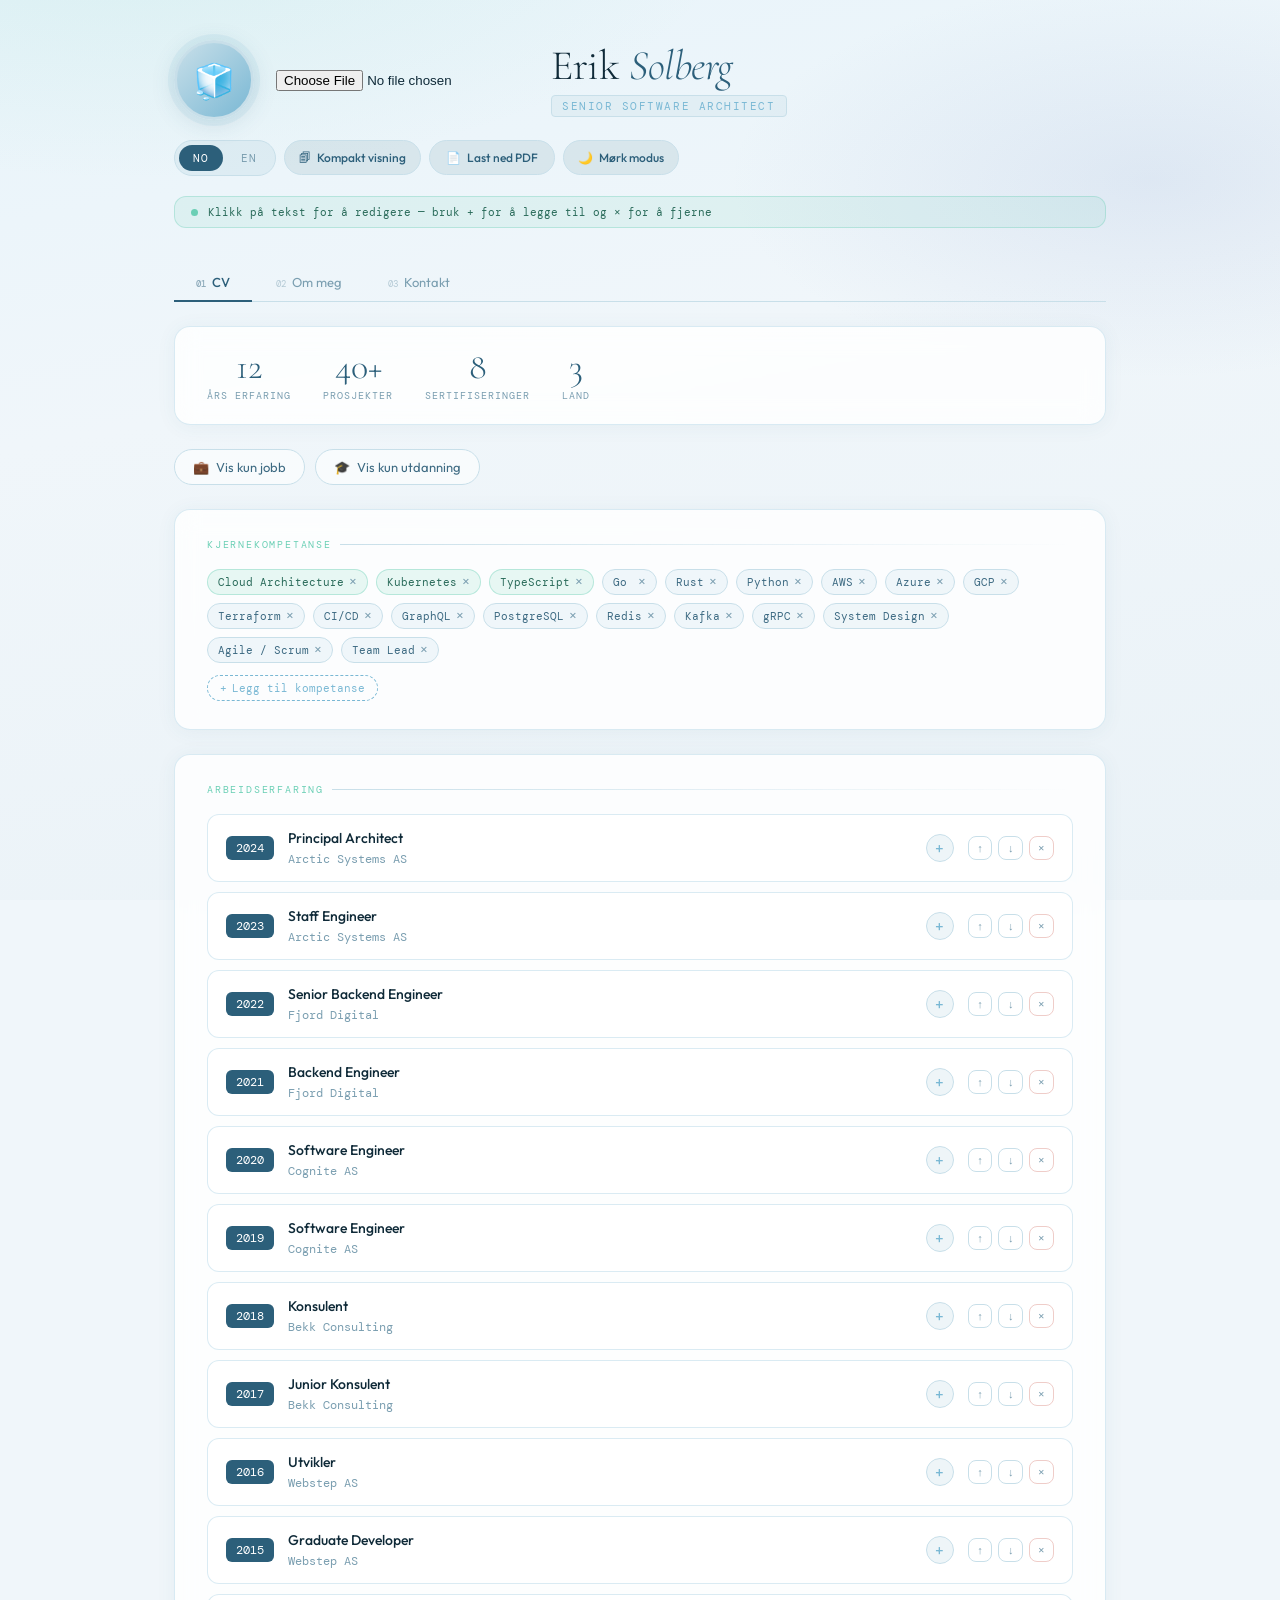
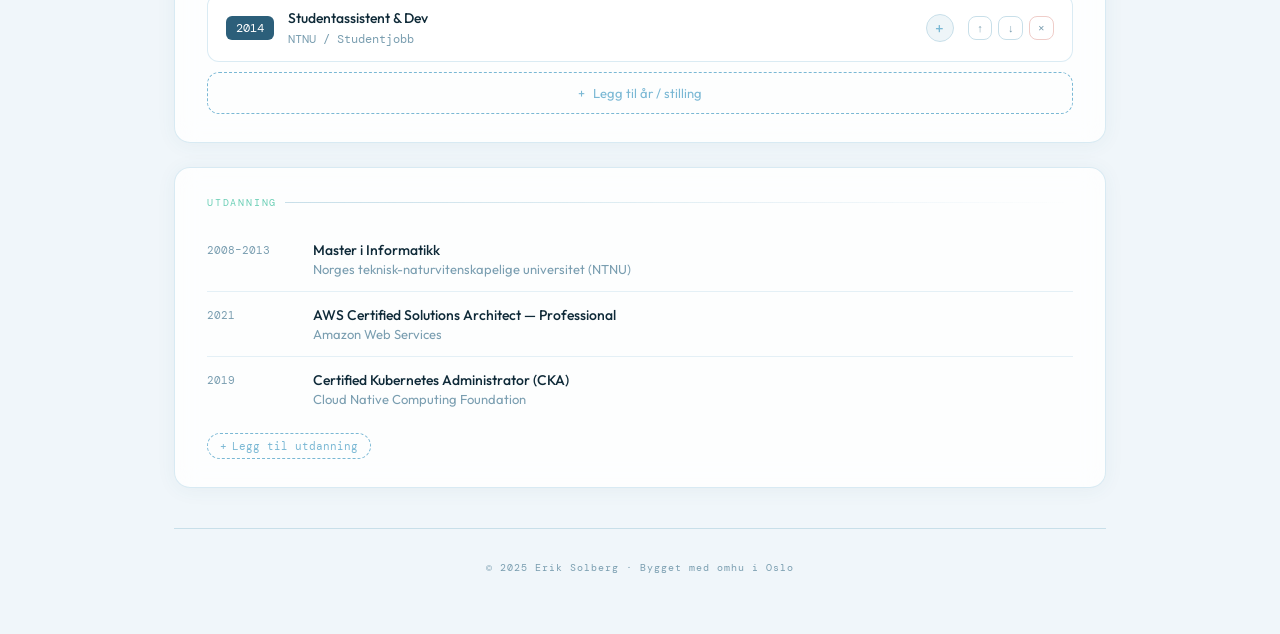
<file: cv.html>
<!DOCTYPE html>
<html lang="no">
<head>
<meta charset="UTF-8">
<meta name="viewport" content="width=device-width,initial-scale=1.0">
<title>CV</title>
<link href="https://fonts.googleapis.com/css2?family=Cormorant+Garamond:ital,wght@0,300;0,400;0,600;1,300&family=DM+Mono:wght@300;400&family=Outfit:wght@300;400;500;600&display=swap" rel="stylesheet">
<style>
:root{--iw:#f0f6fa;--gl:#e4f0f6;--fr:#c8dfe9;--ab:#7ab8d4;--df:#2c5f7a;--mn:#0f2a38;--ag:#6bcfb5;--tp:#0f2a38;--ts:#3d6a82;--tm:#7a9eb0;--cb:rgba(255,255,255,.82);--cd:rgba(122,184,212,.28)}
*,*::before,*::after{box-sizing:border-box;margin:0;padding:0}
body{font-family:Outfit,sans-serif;background:var(--iw);color:var(--tp);min-height:100vh;overflow-x:hidden}
.bg{position:fixed;inset:0;z-index:0;pointer-events:none;background:radial-gradient(ellipse 80% 50% at 10% -10%,rgba(107,207,181,.13) 0%,transparent 60%),radial-gradient(ellipse 60% 40% at 90% 20%,rgba(143,168,212,.18) 0%,transparent 55%),linear-gradient(170deg,#e8f4fa 0%,#f0f6fa 40%,#eaf2f7 100%)}
.sf-wrap{position:fixed;inset:0;z-index:0;pointer-events:none;overflow:hidden}
.sf{position:absolute;top:-20px;color:rgba(122,184,212,.35);animation:fall linear infinite;user-select:none}
@keyframes fall{to{transform:translateY(110vh) rotate(360deg)}}
.wr{position:relative;z-index:1;max-width:980px;margin:0 auto;padding:0 24px 60px}
header{padding:40px 0 0;display:flex;justify-content:space-between;align-items:flex-start;gap:16px;flex-wrap:wrap}
.pb{display:flex;align-items:center;gap:22px}
.av{width:80px;height:80px;border-radius:50%;border:3px solid var(--fr);background:linear-gradient(135deg,var(--fr),var(--ab));display:flex;align-items:center;justify-content:center;font-size:34px;box-shadow:0 4px 24px rgba(44,95,122,.15),0 0 0 6px rgba(122,184,212,.12);overflow:hidden;flex-shrink:0;cursor:pointer;position:relative}
.av:hover::after{content:"📷";position:absolute;inset:0;background:rgba(15,42,56,.65);color:#fff;font-size:20px;display:flex;align-items:center;justify-content:center;border-radius:50%}
.av img{width:100%;height:100%;object-fit:cover;border-radius:50%;display:block}
#avatar-input{display:none}
.nb{display:flex;flex-direction:column;gap:4px}
.nb h1{font-family:"Cormorant Garamond",serif;font-size:clamp(26px,5vw,42px);font-weight:300;letter-spacing:-.01em;color:var(--mn);line-height:1.1}
.nb h1 em{font-style:italic;color:var(--df)}
.tt{display:inline-block;margin-top:2px;font-family:"DM Mono",monospace;font-size:11px;letter-spacing:.14em;text-transform:uppercase;color:var(--ab);padding:3px 10px;border:1px solid var(--fr);border-radius:20px;background:rgba(200,223,233,.3)}
.hc{display:flex;gap:8px;align-items:flex-start;flex-wrap:wrap;margin-top:4px}
.lt{display:flex;gap:4px;background:rgba(200,223,233,.4);border:1px solid var(--fr);border-radius:24px;padding:4px}
.lb{background:none;border:none;cursor:pointer;padding:6px 14px;font-family:"DM Mono",monospace;font-size:11px;letter-spacing:.1em;text-transform:uppercase;color:var(--tm);border-radius:20px;transition:all .2s}
.lb.on{background:var(--df);color:#fff}
.pdf-btn{display:flex;align-items:center;gap:6px;padding:9px 16px;background:rgba(44,95,122,.1);border:1.5px solid var(--fr);border-radius:24px;font-family:Outfit,sans-serif;font-size:12px;font-weight:500;color:var(--df);cursor:pointer;transition:all .2s;white-space:nowrap}
.pdf-btn:hover{background:var(--df);color:#fff;border-color:var(--df)}
.tb-bar{display:flex;gap:2px;margin:36px 0 0;border-bottom:1.5px solid var(--fr)}
.tb{background:none;border:none;cursor:pointer;padding:10px 22px;font-family:Outfit,sans-serif;font-size:13px;font-weight:400;color:var(--tm);border-bottom:2.5px solid transparent;margin-bottom:-1.5px;transition:all .2s}
.tb:hover{color:var(--df)}
.tb.on{color:var(--df);border-bottom-color:var(--df);font-weight:500}
.tn{font-family:"DM Mono",monospace;font-size:9px;margin-right:6px;opacity:.5}
.tp-panel{display:none}
.tp-panel.on{display:block;animation:fi .3s ease}
@keyframes fi{from{opacity:0;transform:translateY(6px)}to{opacity:1;transform:translateY(0)}}
.card{background:var(--cb);border:1px solid var(--cd);border-radius:16px;padding:28px 32px;margin-top:24px;backdrop-filter:blur(12px);box-shadow:0 2px 20px rgba(44,95,122,.06)}
.sl{font-family:"DM Mono",monospace;font-size:10px;letter-spacing:.18em;text-transform:uppercase;color:var(--ag);margin-bottom:18px;display:flex;align-items:center;gap:8px}
.sl::after{content:"";flex:1;height:1px;background:linear-gradient(to right,var(--fr),transparent)}
.fb-bar{display:flex;gap:10px;margin-top:24px;flex-wrap:wrap}
.fb{display:flex;align-items:center;gap:7px;padding:9px 18px;border-radius:30px;border:1.5px solid var(--fr);background:rgba(255,255,255,.55);font-family:Outfit,sans-serif;font-size:13px;color:var(--ts);cursor:pointer;transition:all .22s}
.fb:hover{border-color:var(--ab);color:var(--df)}
.fb.af{background:var(--df);border-color:var(--df);color:#fff}
.sr{display:flex;gap:32px;flex-wrap:wrap}
.si{text-align:center}
.sn{font-family:"Cormorant Garamond",serif;font-size:36px;font-weight:300;color:var(--df);line-height:1}
.sk{font-family:"DM Mono",monospace;font-size:10px;letter-spacing:.1em;text-transform:uppercase;color:var(--tm);margin-top:4px}
[contenteditable]{outline:none;border-radius:4px;transition:background .15s}
[contenteditable]:hover{background:rgba(122,184,212,.1)}
[contenteditable]:focus{background:rgba(122,184,212,.15);box-shadow:0 0 0 2px rgba(122,184,212,.4);padding:1px 4px}
.sg{display:flex;flex-wrap:wrap;gap:8px;align-items:center}
.stag{display:inline-flex;align-items:center;gap:5px;font-family:"DM Mono",monospace;font-size:11px;padding:5px 10px;border-radius:20px;border:1px solid var(--fr);background:rgba(200,223,233,.25);color:var(--ts)}
.stag.hi{background:rgba(107,207,181,.15);border-color:rgba(107,207,181,.4);color:#2a6b5a}
.stag-text{outline:none;min-width:20px}
.xb{cursor:pointer;color:var(--tm);font-size:13px;line-height:1;transition:color .15s}
.xb:hover{color:#c0392b}
.add-btn{display:inline-flex;align-items:center;gap:5px;padding:5px 12px;border-radius:20px;border:1.5px dashed var(--ab);background:transparent;color:var(--ab);font-family:"DM Mono",monospace;font-size:11px;cursor:pointer;transition:all .2s}
.add-btn:hover{background:rgba(122,184,212,.15);border-style:solid}
.ye{margin-bottom:10px;border:1px solid var(--cd);border-radius:12px;overflow:hidden;background:var(--cb);transition:box-shadow .2s}
.ye:hover{box-shadow:0 4px 20px rgba(44,95,122,.1)}
.yh{display:flex;align-items:center;gap:14px;padding:14px 18px}
.yhl{display:flex;align-items:center;gap:14px;flex:1;cursor:pointer;user-select:none}
.yb2{font-family:"DM Mono",monospace;font-size:12px;color:#fff;background:var(--df);padding:4px 10px;border-radius:6px;min-width:46px;text-align:center;flex-shrink:0}
.yc{flex:1}
.yc strong{display:block;font-weight:500;font-size:14px;color:var(--tp)}
.yc span{font-size:12px;color:var(--tm);font-family:"DM Mono",monospace}
.ex{width:28px;height:28px;border-radius:50%;border:1px solid var(--fr);background:rgba(200,223,233,.3);color:var(--ab);display:flex;align-items:center;justify-content:center;font-size:16px;transition:all .25s;flex-shrink:0;pointer-events:none}
.ye.op .ex{transform:rotate(45deg);background:var(--df);color:#fff;border-color:var(--df)}
.yb{max-height:0;overflow:hidden;transition:max-height .4s cubic-bezier(.4,0,.2,1)}
.ye.op .yb{max-height:1200px}
.ybi{padding:4px 18px 18px 76px;border-top:1px solid var(--gl)}
.yd{font-size:13.5px;line-height:1.7;color:var(--ts);margin:8px 0 10px;display:block}
.ybul{list-style:none;margin-bottom:8px}
.ybul li{font-size:13px;color:var(--ts);padding:3px 0 3px 18px;position:relative;line-height:1.6;display:flex;align-items:flex-start;gap:6px}
.ybul li::before{content:"▸";position:absolute;left:0;color:var(--ag);font-size:10px;top:6px}
.bdel{cursor:pointer;color:var(--tm);font-size:12px;flex-shrink:0;margin-top:3px;opacity:0;transition:opacity .15s}
.ybul li:hover .bdel{opacity:1}
.bdel:hover{color:#c0392b}
.ytags{display:flex;flex-wrap:wrap;gap:6px;margin-top:10px;align-items:center}
.ytag{display:inline-flex;align-items:center;gap:4px;font-family:"DM Mono",monospace;font-size:10px;padding:3px 8px;border-radius:12px;background:rgba(107,207,181,.12);border:1px solid rgba(107,207,181,.3);color:#2a6b5a}
.ytag-text{outline:none;min-width:16px}
.yact{display:flex;gap:6px;flex-shrink:0}
.ya{cursor:pointer;font-size:11px;font-family:"DM Mono",monospace;padding:4px 8px;border-radius:8px;border:1px solid var(--fr);background:none;color:var(--tm);transition:all .15s}
.ya:hover{background:rgba(200,223,233,.5);color:var(--df)}
.ya.dy{border-color:rgba(192,57,43,.25)}
.ya.dy:hover{background:rgba(192,57,43,.1);color:#c0392b;border-color:rgba(192,57,43,.5)}
.add-yr{display:flex;align-items:center;justify-content:center;gap:8px;width:100%;padding:12px;margin-top:8px;border:1.5px dashed var(--ab);border-radius:12px;background:transparent;color:var(--ab);font-family:Outfit,sans-serif;font-size:13px;cursor:pointer;transition:all .2s}
.add-yr:hover{background:rgba(122,184,212,.1);border-style:solid}
.ei{display:flex;gap:16px;padding:14px 0;border-bottom:1px solid var(--gl);position:relative}
.ei:last-of-type{border-bottom:none}
.ey{font-family:"DM Mono",monospace;font-size:11px;color:var(--tm);min-width:90px;padding-top:2px}
.einfo strong{font-size:14px;font-weight:500;display:block}
.einfo span{font-size:13px;color:var(--tm);display:block;margin-top:2px}
.eidel{position:absolute;right:0;top:14px;cursor:pointer;color:var(--tm);font-size:13px;opacity:0;transition:opacity .15s}
.ei:hover .eidel{opacity:1}
.eidel:hover{color:#c0392b}
.ai{font-family:"Cormorant Garamond",serif;font-size:clamp(18px,3vw,24px);font-weight:300;line-height:1.65;color:var(--mn);margin-bottom:8px}
.ai em{color:var(--df);font-style:italic}
.ab2{font-size:14px;line-height:1.8;color:var(--ts)}
.ab2 p{margin-bottom:14px}
.dv{height:1px;background:linear-gradient(to right,transparent,var(--fr),transparent);margin:24px 0}
.vg{display:grid;grid-template-columns:repeat(auto-fit,minmax(200px,1fr));gap:14px;margin-top:8px}
.vc{border:1px solid var(--cd);border-radius:12px;padding:18px;background:rgba(255,255,255,.5);position:relative}
.vc .ic{font-size:22px;margin-bottom:8px}
.vc h4{font-size:13px;font-weight:600;margin-bottom:6px;color:var(--mn)}
.vc p{font-size:12.5px;color:var(--tm);line-height:1.6}
.ir{display:flex;flex-wrap:wrap;gap:10px;align-items:center}
.ic2{display:inline-flex;align-items:center;gap:6px;padding:8px 14px;border-radius:30px;border:1px solid var(--fr);background:rgba(200,223,233,.2);font-size:13px;color:var(--ts)}
.ic2del{cursor:pointer;color:var(--tm);font-size:12px;opacity:0;transition:color .15s}
.ic2:hover .ic2del{opacity:1}
.ic2del:hover{color:#c0392b}
.lr{display:flex;align-items:center;gap:14px;padding:10px 0;border-bottom:1px solid var(--gl);position:relative}
.lr:last-of-type{border-bottom:none}
.ln{min-width:90px;font-size:13px;font-weight:500}
.ll{font-size:11px;color:var(--tm);font-family:"DM Mono",monospace;min-width:80px}
.lbw{flex:1;height:8px;background:var(--gl);border-radius:4px;position:relative;cursor:ew-resize;touch-action:none}
.lbar{height:100%;border-radius:4px;background:linear-gradient(to right,var(--ab),var(--ag));pointer-events:none}
.lpct{font-family:"DM Mono",monospace;font-size:10px;color:var(--tm);min-width:34px;text-align:right}
.lrdel{position:absolute;right:0;top:10px;cursor:pointer;color:var(--tm);font-size:13px;opacity:0;transition:opacity .15s}
.lr:hover .lrdel{opacity:1}
.lrdel:hover{color:#c0392b}
.ch{text-align:center;padding:20px 0 10px}
.ch h2{font-family:"Cormorant Garamond",serif;font-size:clamp(24px,4vw,36px);font-weight:300;color:var(--mn);margin-bottom:10px}
.ch p{font-size:14px;color:var(--tm);max-width:420px;margin:0 auto;line-height:1.7}
.ab3{display:inline-flex;align-items:center;gap:8px;padding:10px 20px;border-radius:30px;background:rgba(107,207,181,.15);border:1px solid rgba(107,207,181,.4);font-size:13px;color:#2a6b5a;margin-top:24px}
.aad{width:8px;height:8px;border-radius:50%;background:var(--ag);animation:pulse 2s infinite}
@keyframes pulse{0%,100%{opacity:1;transform:scale(1)}50%{opacity:.5;transform:scale(.8)}}
.cg{display:grid;grid-template-columns:repeat(auto-fit,minmax(220px,1fr));gap:14px;margin-top:8px}
.ci{display:flex;align-items:flex-start;gap:14px;padding:18px;border:1px solid var(--cd);border-radius:14px;background:rgba(255,255,255,.55);transition:all .2s}
.ci:hover{border-color:var(--ab);box-shadow:0 4px 18px rgba(44,95,122,.1)}
.cion{width:40px;height:40px;border-radius:10px;background:linear-gradient(135deg,var(--fr),rgba(122,184,212,.3));display:flex;align-items:center;justify-content:center;font-size:18px;flex-shrink:0}
.cl2{font-size:10px;letter-spacing:.1em;text-transform:uppercase;font-family:"DM Mono",monospace;color:var(--tm);margin-bottom:4px}
.cv2{font-size:13.5px;font-weight:500;color:var(--tp);word-break:break-word}
.fr2{display:grid;grid-template-columns:1fr 1fr;gap:14px;margin-bottom:14px}
.fg{display:flex;flex-direction:column;gap:6px;margin-bottom:14px}
.fg label{font-size:11px;letter-spacing:.1em;text-transform:uppercase;font-family:"DM Mono",monospace;color:var(--tm)}
.fg input,.fg textarea{padding:10px 14px;border:1.5px solid var(--fr);border-radius:10px;background:rgba(255,255,255,.6);font-family:Outfit,sans-serif;font-size:13.5px;color:var(--tp);outline:none;resize:vertical;transition:border-color .2s}
.fg input:focus,.fg textarea:focus{border-color:var(--ab);box-shadow:0 0 0 3px rgba(122,184,212,.2)}
.sb{display:inline-flex;align-items:center;gap:8px;padding:12px 28px;background:var(--df);color:#fff;border:none;border-radius:10px;font-family:Outfit,sans-serif;font-size:13.5px;font-weight:500;cursor:pointer;transition:all .2s}
.sb:hover{background:var(--mn);transform:translateY(-1px)}
.fe2{display:none;margin-top:12px;font-size:13px;color:#c0392b;font-family:"DM Mono",monospace}
.embar{display:flex;align-items:center;gap:10px;padding:8px 16px;background:rgba(107,207,181,.12);border:1px solid rgba(107,207,181,.35);border-radius:12px;margin-top:20px;font-family:"DM Mono",monospace;font-size:11px;color:#2a6b5a}
.emdot{width:7px;height:7px;border-radius:50%;background:var(--ag);animation:pulse 2s infinite;flex-shrink:0}
footer{text-align:center;padding:32px 0 0;font-family:"DM Mono",monospace;font-size:10px;letter-spacing:.1em;color:var(--tm);border-top:1px solid var(--fr);margin-top:40px}
.sflash{position:fixed;bottom:20px;right:20px;background:rgba(107,207,181,.9);color:var(--mn);font-family:"DM Mono",monospace;font-size:11px;padding:8px 16px;border-radius:20px;opacity:0;transition:opacity .3s;pointer-events:none;z-index:999}
.sflash.show{opacity:1}
@media(max-width:600px){.card{padding:20px 18px}.ybi{padding-left:18px}header{flex-direction:column}.fr2{grid-template-columns:1fr}.yact{flex-wrap:wrap}}
@media print{
body{background:#fff!important;font-size:11px!important}
.bg,.sf-wrap,.tb-bar,.fb-bar,.hc,.pdf-btn,.fe2,footer,.add-btn,.add-yr,.ya,.xb,.bdel,.eidel,.ic2del,.lrdel,.embar,.yact,.sflash,.print-layout-btn,.dark-btn{display:none!important}
.wr{padding:0 12px;max-width:100%}
header{padding:8px 0 0;margin-bottom:4px}
.nb h1{font-size:22px!important}
.tt{font-size:9px!important;padding:2px 7px}
.card{break-inside:avoid;page-break-inside:avoid;box-shadow:none!important;border:1px solid #ccc!important;backdrop-filter:none!important;margin-top:8px!important;padding:12px 16px!important;background:#fff!important}
.sl{font-size:8px!important;margin-bottom:10px!important}
.tp-panel{display:block!important}
.ye{break-inside:avoid;page-break-inside:avoid;border:none!important;margin-bottom:4px!important;background:transparent!important}
.yh{padding:6px 0!important}
.yb2{font-size:10px!important;padding:2px 6px!important}
.yc strong{font-size:12px!important}
.yc span{font-size:10px!important}
.ye.op .yb,.yb{max-height:none!important;overflow:visible!important}
.ybi{padding:2px 0 6px 52px!important;border-top:1px solid #eee!important}
.yd{font-size:11px!important;margin:4px 0 5px!important}
.ybul li{font-size:10px!important;padding:1px 0 1px 14px!important}
.ytags{gap:3px!important;margin-top:5px!important}
.ytag{font-size:9px!important;padding:1px 5px!important}
.stag{font-size:9px!important;padding:3px 7px!important}
.stag,.ic2,.ytag{print-color-adjust:exact;-webkit-print-color-adjust:exact}
[contenteditable]{background:transparent!important;box-shadow:none!important;padding:0!important}
.ai{font-size:14px!important}
.ab2{font-size:11px!important}
.ab2 p{margin-bottom:8px!important}
.vg{gap:8px!important}
.vc{padding:10px!important}
.vc .ic{font-size:16px!important;margin-bottom:4px!important}
.vc h4{font-size:11px!important}
.vc p{font-size:10px!important}
.ir{gap:6px!important}
.ic2{padding:4px 10px!important;font-size:10px!important}
.lr{padding:5px 0!important}
.lbw{height:4px!important}
.sr{gap:20px!important}
.sn{font-size:26px!important}
.sk{font-size:8px!important}
.ei{padding:7px 0!important}
.ey{font-size:10px!important}
.einfo strong{font-size:11px!important}
.einfo span{font-size:10px!important}
.cg{grid-template-columns:1fr 1fr!important;gap:6px!important}
.ci{padding:8px!important}
.cion{width:28px!important;height:28px!important;font-size:13px!important}
.cl2{font-size:8px!important}
.cv2{font-size:11px!important}
.ch h2{font-size:18px!important}
.ch p{font-size:10px!important}
.ab3{padding:5px 12px!important;font-size:10px!important;margin-top:10px!important}
}

/* DARK MODE */
body.dark{--iw:#0d1b2a;--gl:#1a2d3f;--fr:#1e3a4f;--ab:#4a90b8;--df:#5ba3c9;--mn:#e8f4fa;--ag:#4db89a;--tp:#e0eef5;--ts:#a8c8dc;--tm:#6a9ab0;--cb:rgba(15,30,45,.85);--cd:rgba(74,144,184,.25)}
body.dark .bg{background:radial-gradient(ellipse 80% 50% at 10% -10%,rgba(77,184,154,.08) 0%,transparent 60%),radial-gradient(ellipse 60% 40% at 90% 20%,rgba(74,144,184,.12) 0%,transparent 55%),linear-gradient(170deg,#0a1520 0%,#0d1b2a 40%,#0f1e2e 100%)}
body.dark .fg input,body.dark .fg textarea{background:rgba(20,40,60,.6);border-color:var(--fr)}
body.dark [contenteditable]:hover{background:rgba(74,144,184,.12)}
body.dark [contenteditable]:focus{background:rgba(74,144,184,.18);box-shadow:0 0 0 2px rgba(74,144,184,.35)}
body.dark .stag{background:rgba(30,58,79,.5)}
body.dark .stag.hi{background:rgba(77,184,154,.12);border-color:rgba(77,184,154,.3);color:#4db89a}
body.dark .ytag{background:rgba(77,184,154,.1);border-color:rgba(77,184,154,.25);color:#4db89a}
body.dark .embar{background:rgba(77,184,154,.08);border-color:rgba(77,184,154,.25);color:#4db89a}
body.dark .ab3{background:rgba(77,184,154,.1);border-color:rgba(77,184,154,.3);color:#4db89a}
body.dark .sflash{background:rgba(77,184,154,.85)}
body.dark .vc{background:rgba(15,30,45,.6)}
body.dark .ic2{background:rgba(30,58,79,.4)}
body.dark .ci{background:rgba(15,30,45,.6)}
body.dark header .av{box-shadow:0 4px 24px rgba(0,0,0,.4),0 0 0 6px rgba(74,144,184,.1)}
/* DARK btn */
.dark-btn{display:flex;align-items:center;gap:6px;padding:9px 14px;background:rgba(44,95,122,.1);border:1.5px solid var(--fr);border-radius:24px;font-family:Outfit,sans-serif;font-size:12px;font-weight:500;color:var(--df);cursor:pointer;transition:all .2s;white-space:nowrap}
.dark-btn:hover{background:var(--df);color:#fff;border-color:var(--df)}
body.dark .dark-btn{background:rgba(74,144,184,.15);border-color:var(--fr)}
/* PRINT LAYOUT */
.print-layout-btn{display:flex;align-items:center;gap:6px;padding:9px 14px;background:rgba(44,95,122,.1);border:1.5px solid var(--fr);border-radius:24px;font-family:Outfit,sans-serif;font-size:12px;font-weight:500;color:var(--df);cursor:pointer;transition:all .2s;white-space:nowrap}
.print-layout-btn:hover{background:rgba(44,95,122,.15)}
body.print-mode .tp-panel{display:block!important}
body.print-mode .tb-bar,body.print-mode .fb-bar,body.print-mode .embar,body.print-mode .add-btn,body.print-mode .add-yr,body.print-mode .ya,body.print-mode .xb,body.print-mode .bdel,body.print-mode .eidel,body.print-mode .ic2del,body.print-mode .lrdel,body.print-mode .yact{display:none!important}
body.print-mode .card{margin-top:8px;padding:14px 18px;box-shadow:none;border:1px solid var(--cd)}
body.print-mode .ye{margin-bottom:4px}
body.print-mode .yb{max-height:none!important;overflow:visible!important}
body.print-mode .ye .yb{display:block}
body.print-mode .sflash{display:none!important}
body.print-mode .hc{gap:6px}
</style>
</head>
<body>
<div class="bg"></div><div class="sf-wrap" id="sfw"></div>
<div class="sflash" id="sfl"></div>
<div class="wr">
<header>
  <div class="pb">
    <div class="av" onclick="document.getElementById('avi').click()" title="Klikk for å bytte bilde">&#x1F9CA;</div>
    <input type="file" id="avi" accept="image/*" onchange="loadAv(this)">
    <div class="nb">
      <h1><span contenteditable="true" id="fname">Erik</span> <em><span contenteditable="true" id="flname">Solberg</span></em></h1>
      <div class="tt" contenteditable="true" id="ftitle">Senior Software Architect</div>
    </div>
  </div>
  <div class="hc">
    <div class="lt">
      <button class="lb on" onclick="setLang('no')">NO</button>
      <button class="lb" onclick="setLang('en')">EN</button>
    </div>
    <button class="print-layout-btn" id="plbtn" onclick="togglePrintLayout()">&#x1F5D0; <span id="pllbl">Kompakt visning</span></button>
    <button class="pdf-btn" onclick="printCV()">&#x1F4C4; <span id="pdfl">Last ned PDF</span></button>
    <button class="dark-btn" id="dkbtn" onclick="toggleDark()">&#x1F319; <span id="dklbl">Mørk modus</span></button>
  </div>
</header>
<div class="embar"><div class="emdot"></div><span id="ehint">Klikk p&#229; tekst for &#229; redigere &#8212; bruk + for &#229; legge til og &#215; for &#229; fjerne</span></div>
<div class="tb-bar">
  <button class="tb on" onclick="sw('cv',this)"><span class="tn">01</span><span id="t1">CV</span></button>
  <button class="tb" onclick="sw('about',this)"><span class="tn">02</span><span id="t2">Om meg</span></button>
  <button class="tb" onclick="sw('contact',this)"><span class="tn">03</span><span id="t3">Kontakt</span></button>
</div>
<div class="tp-panel on" id="p-cv">
  <div class="card" style="padding:22px 32px">
    <div class="sr">
      <div class="si"><div class="sn" contenteditable="true" id="s1">12</div><div class="sk" id="sl1">&#197;rs erfaring</div></div>
      <div class="si"><div class="sn" contenteditable="true" id="s2">40+</div><div class="sk" id="sl2">Prosjekter</div></div>
      <div class="si"><div class="sn" contenteditable="true" id="s3">8</div><div class="sk" id="sl3">Sertifiseringer</div></div>
      <div class="si"><div class="sn" contenteditable="true" id="s4">3</div><div class="sk" id="sl4">Land</div></div>
    </div>
  </div>
  <div class="fb-bar">
    <button class="fb" id="bfw" onclick="tf('work')">&#x1F4BC; <span id="lfw">Vis kun jobb</span></button>
    <button class="fb" id="bfe" onclick="tf('edu')">&#x1F393; <span id="lfe">Vis kun utdanning</span></button>
  </div>
  <div class="card" id="sec-sk">
    <div class="sl" id="lsk">Kjernekompetanse</div>
    <div class="sg" id="skw">
      <span class="stag hi"><span class="stag-text" contenteditable="true">Cloud Architecture</span><span class="xb" onclick="this.closest('.stag').remove();S()">&#215;</span></span>
      <span class="stag hi"><span class="stag-text" contenteditable="true">Kubernetes</span><span class="xb" onclick="this.closest('.stag').remove();S()">&#215;</span></span>
      <span class="stag hi"><span class="stag-text" contenteditable="true">TypeScript</span><span class="xb" onclick="this.closest('.stag').remove();S()">&#215;</span></span>
      <span class="stag"><span class="stag-text" contenteditable="true">Go</span><span class="xb" onclick="this.closest('.stag').remove();S()">&#215;</span></span>
      <span class="stag"><span class="stag-text" contenteditable="true">Rust</span><span class="xb" onclick="this.closest('.stag').remove();S()">&#215;</span></span>
      <span class="stag"><span class="stag-text" contenteditable="true">Python</span><span class="xb" onclick="this.closest('.stag').remove();S()">&#215;</span></span>
      <span class="stag"><span class="stag-text" contenteditable="true">AWS</span><span class="xb" onclick="this.closest('.stag').remove();S()">&#215;</span></span>
      <span class="stag"><span class="stag-text" contenteditable="true">Azure</span><span class="xb" onclick="this.closest('.stag').remove();S()">&#215;</span></span>
      <span class="stag"><span class="stag-text" contenteditable="true">GCP</span><span class="xb" onclick="this.closest('.stag').remove();S()">&#215;</span></span>
      <span class="stag"><span class="stag-text" contenteditable="true">Terraform</span><span class="xb" onclick="this.closest('.stag').remove();S()">&#215;</span></span>
      <span class="stag"><span class="stag-text" contenteditable="true">CI/CD</span><span class="xb" onclick="this.closest('.stag').remove();S()">&#215;</span></span>
      <span class="stag"><span class="stag-text" contenteditable="true">GraphQL</span><span class="xb" onclick="this.closest('.stag').remove();S()">&#215;</span></span>
      <span class="stag"><span class="stag-text" contenteditable="true">PostgreSQL</span><span class="xb" onclick="this.closest('.stag').remove();S()">&#215;</span></span>
      <span class="stag"><span class="stag-text" contenteditable="true">Redis</span><span class="xb" onclick="this.closest('.stag').remove();S()">&#215;</span></span>
      <span class="stag"><span class="stag-text" contenteditable="true">Kafka</span><span class="xb" onclick="this.closest('.stag').remove();S()">&#215;</span></span>
      <span class="stag"><span class="stag-text" contenteditable="true">gRPC</span><span class="xb" onclick="this.closest('.stag').remove();S()">&#215;</span></span>
      <span class="stag"><span class="stag-text" contenteditable="true">System Design</span><span class="xb" onclick="this.closest('.stag').remove();S()">&#215;</span></span>
      <span class="stag"><span class="stag-text" contenteditable="true">Agile / Scrum</span><span class="xb" onclick="this.closest('.stag').remove();S()">&#215;</span></span>
      <span class="stag"><span class="stag-text" contenteditable="true">Team Lead</span><span class="xb" onclick="this.closest('.stag').remove();S()">&#215;</span></span>
    </div>
    <button class="add-btn" style="margin-top:12px" onclick="addSk()">+ <span id="asl">Legg til kompetanse</span></button>
  </div>
  <div class="card" id="sec-wk">
    <div class="sl" id="lex">Arbeidserfaring</div>
    <div id="tl"></div>
    <button class="add-yr" onclick="addYr()">+ <span id="ayl">Legg til &#229;r / stilling</span></button>
  </div>
  <div class="card" id="sec-ed">
    <div class="sl" id="led">Utdanning</div>
    <div id="edl">
      <div class="ei"><div class="ey" contenteditable="true">2008&#8211;2013</div><div class="einfo"><strong contenteditable="true">Master i Informatikk</strong><span contenteditable="true">Norges teknisk-naturvitenskapelige universitet (NTNU)</span></div><span class="eidel" onclick="this.closest('.ei').remove();S()">&#215;</span></div>
      <div class="ei"><div class="ey" contenteditable="true">2021</div><div class="einfo"><strong contenteditable="true">AWS Certified Solutions Architect &#8212; Professional</strong><span contenteditable="true">Amazon Web Services</span></div><span class="eidel" onclick="this.closest('.ei').remove();S()">&#215;</span></div>
      <div class="ei"><div class="ey" contenteditable="true">2019</div><div class="einfo"><strong contenteditable="true">Certified Kubernetes Administrator (CKA)</strong><span contenteditable="true">Cloud Native Computing Foundation</span></div><span class="eidel" onclick="this.closest('.ei').remove();S()">&#215;</span></div>
    </div>
    <button class="add-btn" style="margin-top:12px" onclick="addEd()">+ <span id="ael">Legg til utdanning</span></button>
  </div>
</div>
<div class="tp-panel" id="p-about">
  <div class="card">
    <p class="ai" contenteditable="true" id="ain">Jeg er en <em>nysgjerrig teknolog</em> med et hjerte for elegante systemer og team som faktisk stortrives.</p>
    <div class="dv"></div>
    <div class="ab2">
      <p contenteditable="true" id="ap1">Vokste opp i Troms&#248; med fjordene rett utenfor vinduet og koden som et alternativt landskap. Tidlig fascinasjon for hvordan ting henger sammen ledet meg til informatikk ved NTNU og siden til en karriere der jeg har f&#229;tt bygge systemer som faktisk betyr noe.</p>
      <p contenteditable="true" id="ap2">Jeg trives best i skj&#230;ringspunktet mellom arkitektur og teamledelse. Jeg tror p&#229; at god kode er prosa: lesbar, velstrukturert og med mening bak hvert valg.</p>
    </div>
  </div>
  <div class="card">
    <div class="sl" id="lval">Verdier &amp; Arbeidsform</div>
    <div class="vg" id="vgrid">
      <div class="vc"><div class="ic" contenteditable="true">&#x1F3D4;&#xFE0F;</div><h4 contenteditable="true" id="vh1">Langsiktig tenkning</h4><p contenteditable="true" id="vp1">Arkitektur som varer. Beslutninger tatt med fremtiden i sikte.</p><span class="xb" style="position:absolute;top:12px;right:12px;font-size:14px" onclick="this.closest('.vc').remove();S()">&#215;</span></div>
      <div class="vc"><div class="ic" contenteditable="true">&#x1FA9E;</div><h4 contenteditable="true" id="vh2">Refleksjon og nyanser</h4><p contenteditable="true" id="vp2">Gode beslutninger krever rom til &#229; tenke seg om og se saken fra flere sider.</p><span class="xb" style="position:absolute;top:12px;right:12px;font-size:14px" onclick="this.closest('.vc').remove();S()">&#215;</span></div>
      <div class="vc"><div class="ic" contenteditable="true">&#x1F9ED;</div><h4 contenteditable="true" id="vh3">Tydelig kommunikasjon</h4><p contenteditable="true" id="vp3">Teknisk kompleksitet forklart enkelt. Ikke fordi det er lett, men fordi det er viktig.</p><span class="xb" style="position:absolute;top:12px;right:12px;font-size:14px" onclick="this.closest('.vc').remove();S()">&#215;</span></div>
      <div class="vc"><div class="ic" contenteditable="true">&#x1F331;</div><h4 contenteditable="true" id="vh4">Kontinuerlig l&#230;ring</h4><p contenteditable="true" id="vp4">Teknologi er bevegelig m&#229;l. Nysgjerrigheten holder meg i forkant.</p><span class="xb" style="position:absolute;top:12px;right:12px;font-size:14px" onclick="this.closest('.vc').remove();S()">&#215;</span></div>
    </div>
    <button class="add-btn" style="margin-top:14px" onclick="addVal()">+ <span id="avl">Legg til verdi</span></button>
  </div>
  <div class="card">
    <div class="sl" id="lint">Interesser</div>
    <div class="ir" id="intwrap">
      <div class="ic2"><span contenteditable="true">&#x1F3CB;&#xFE0F;</span>&nbsp;<span contenteditable="true" id="in1">Styrketrening</span><span class="ic2del" onclick="this.closest('.ic2').remove();S()">&#215;</span></div>
      <div class="ic2"><span contenteditable="true">&#x1F957;</span>&nbsp;<span contenteditable="true" id="in2">Ern&#230;ring</span><span class="ic2del" onclick="this.closest('.ic2').remove();S()">&#215;</span></div>
      <div class="ic2"><span contenteditable="true">&#x1F3B8;</span>&nbsp;<span contenteditable="true" id="in3">Gitar</span><span class="ic2del" onclick="this.closest('.ic2').remove();S()">&#215;</span></div>
      <div class="ic2"><span contenteditable="true">&#x1F4AC;</span>&nbsp;<span contenteditable="true" id="in4">Kommunikasjon</span><span class="ic2del" onclick="this.closest('.ic2').remove();S()">&#215;</span></div>
      <div class="ic2"><span contenteditable="true">&#x1F94F;</span>&nbsp;<span contenteditable="true" id="in5">Frisbeegolf</span><span class="ic2del" onclick="this.closest('.ic2').remove();S()">&#215;</span></div>
      <div class="ic2"><span contenteditable="true">&#x1F6B4;</span>&nbsp;<span contenteditable="true" id="in6">Sykling</span><span class="ic2del" onclick="this.closest('.ic2').remove();S()">&#215;</span></div>
    </div>
    <button class="add-btn" style="margin-top:12px" onclick="addInt()">+ <span id="ail">Legg til interesse</span></button>
  </div>
  <div class="card">
    <div class="sl" id="llng">Spr&#229;k</div>
    <div id="langl">
      <div class="lr"><div class="ln" contenteditable="true">Norsk</div><div class="ll" contenteditable="true">Morsmål</div><div class="lbw" data-pct="100"><div class="lbar" style="width:100%"></div></div><div class="lpct">100%</div><span class="lrdel" onclick="this.closest('.lr').remove();S()">&#215;</span></div>
      <div class="lr"><div class="ln" contenteditable="true">English</div><div class="ll" contenteditable="true">Flytende</div><div class="lbw" data-pct="95"><div class="lbar" style="width:95%"></div></div><div class="lpct">95%</div><span class="lrdel" onclick="this.closest('.lr').remove();S()">&#215;</span></div>
      <div class="lr"><div class="ln" contenteditable="true">Fran&#231;ais</div><div class="ll" contenteditable="true">Grunnleggende</div><div class="lbw" data-pct="35"><div class="lbar" style="width:35%"></div></div><div class="lpct">35%</div><span class="lrdel" onclick="this.closest('.lr').remove();S()">&#215;</span></div>
    </div>
    <button class="add-btn" style="margin-top:12px" onclick="addLng()">+ <span id="all">Legg til spr&#229;k</span></button>
  </div>
</div>
<div class="tp-panel" id="p-contact">
  <div class="ch">
    <h2 contenteditable="true" id="ch2">La oss ta en prat &#x2615;</h2>
    <p contenteditable="true" id="csub" style="max-width:420px;margin:0 auto">Enten det gjelder spennende prosjekter, stillinger, eller bare en god teknologidiskusjon.</p>
    <div class="ab3"><div class="aad"></div><span contenteditable="true" id="avail">&#197;pen for nye muligheter fra Q3 2025</span></div>
  </div>
  <div class="card">
    <div class="sl" id="lci">Kontaktinfo</div>
    <div class="cg">
      <div class="ci"><div class="cion">&#x2709;&#xFE0F;</div><div><div class="cl2">E-post</div><div class="cv2" contenteditable="true" id="eml">erik.solberg@post.no</div></div></div>
      <div class="ci"><div class="cion">&#x1F4DE;</div><div><div class="cl2" id="lph">Telefon</div><div class="cv2" contenteditable="true">+47 900 00 000</div></div></div>
      <div class="ci"><div class="cion">&#x1F4CD;</div><div><div class="cl2" id="lloc">Sted</div><div class="cv2" contenteditable="true" id="locv">Oslo, Norge</div></div></div>
      <div class="ci"><div class="cion">&#x1F517;</div><div><div class="cl2">LinkedIn</div><div class="cv2" contenteditable="true">linkedin.com/in/eriksolberg</div></div></div>
      <div class="ci"><div class="cion">&#x2699;&#xFE0F;</div><div><div class="cl2">GitHub</div><div class="cv2" contenteditable="true">github.com/eriksolberg</div></div></div>
      <div class="ci"><div class="cion">&#x1F310;</div><div><div class="cl2" id="lweb">Nettside</div><div class="cv2" contenteditable="true">eriksolberg.no</div></div></div>
    </div>
  </div>
  <div class="card">
    <div class="sl" id="lsend">Send melding</div>
    <div class="fr2">
      <div class="fg"><label id="fln">Ditt navn</label><input type="text" id="fn" placeholder="Ola Nordmann"></div>
      <div class="fg"><label id="fle">E-postadresse</label><input type="email" id="fe" placeholder="ola@eksempel.no"></div>
    </div>
    <div class="fg"><label id="fls">Emne</label><input type="text" id="fs" placeholder="Emne"></div>
    <div class="fg"><label id="flm">Melding</label><textarea id="fm" rows="5" placeholder="Din melding..."></textarea></div>
    <button class="sb" onclick="doSend()"><span id="sl">Send melding &#x2192;</span></button>
    <div class="fe2" id="fer"></div>
  </div>
</div>
<footer><span contenteditable="true">&#169; 2025 Erik Solberg &middot; Bygget med omhu i Oslo</span></footer>
</div><script>
var L='no',AF=null,_dr=null,_st=null;
var EX=[
{y:"2024",c:{no:"Arctic Systems AS",en:"Arctic Systems AS"},r:{no:"Principal Architect",en:"Principal Architect"},d:{no:"Leder arkitekturteamet i en av Norges raskest voksende SaaS-bedrifter.",en:"Leading the architecture team at one of Norway's fastest growing SaaS companies."},b:{no:["Designet multi-cloud-arkitektur (AWS+Azure) for 5M+ daglige brukere","Reduserte latens med 60% via edge-caching","Bygde og mentoret team p\u00e5 14 ingeni\u00f8rer"],en:["Designed multi-cloud architecture for 5M+ daily users","Reduced latency 60% via edge-caching","Built and mentored a team of 14 engineers"]},t:["Cloud Architecture","Kubernetes","TypeScript","Team Lead"]},
{y:"2023",c:{no:"Arctic Systems AS",en:"Arctic Systems AS"},r:{no:"Staff Engineer",en:"Staff Engineer"},d:{no:"Teknisk ankerpunkt for produktplattform-teamet. Null nedetid ved kritisk migrering.",en:"Technical anchor for product platform team. Zero-downtime critical migration."},b:{no:["Migrerte 40+ mikrotjenester fra ECS til Kubernetes uten nedetid","Innf\u00f8rte SLO-rammeverk og on-call-kultur","Kafka-pipeline for sanntidsanalyse"],en:["Migrated 40+ microservices to Kubernetes with zero downtime","Established SLO framework and on-call culture","Kafka pipeline for real-time analytics"]},t:["Kubernetes","Kafka","Terraform","SLO"]},
{y:"2022",c:{no:"Fjord Digital",en:"Fjord Digital"},r:{no:"Senior Backend Engineer",en:"Senior Backend Engineer"},d:{no:"Full eierskap over backend for fintech-plattform med 500k brukere.",en:"Full ownership of backend for fintech platform with 500k users."},b:{no:["Bygde betalings-API mot Vipps, Stripe og BankID","Event-drevet arkitektur med idempotente handlers","Test-coverage fra 38% til 89%"],en:["Built payment API for Vipps, Stripe and BankID","Event-driven architecture with idempotent handlers","Test coverage from 38% to 89%"]},t:["Go","PostgreSQL","gRPC","Fintech"]},
{y:"2021",c:{no:"Fjord Digital",en:"Fjord Digital"},r:{no:"Backend Engineer",en:"Backend Engineer"},d:{no:"Del av kjerneteamet som lanserte f\u00f8rste B2B-produkt.",en:"Part of core team that launched the first B2B product."},b:{no:["Multi-tenant autentisering og autorisasjonsmotor","RFC-prosess for API-design standarder","Onboardet og mentoret tre juniorer"],en:["Multi-tenant authentication and authorization engine","API design RFC process","Onboarded and mentored three junior engineers"]},t:["Go","Auth","GraphQL"]},
{y:"2020",c:{no:"Cognite AS",en:"Cognite AS"},r:{no:"Software Engineer",en:"Software Engineer"},d:{no:"Industriell data-plattform brukt av ledende energiselskaper globalt.",en:"Industrial data platform used by global energy leaders."},b:{no:["Python SDK for tidsseriedata - 3000+ GitHub-stjerner","Bulk-import-pipeline, 4x gjennomstr\u00f8m","Innhentet enterprise-tilbakemeldinger"],en:["Python SDK for time series data - 3000+ GitHub stars","Bulk import pipeline, 4x throughput","Gathered enterprise customer feedback"]},t:["Python","TimeSeries","Industrial IoT","SDK"]},
{y:"2019",c:{no:"Cognite AS",en:"Cognite AS"},r:{no:"Software Engineer",en:"Software Engineer"},d:{no:"Frontend og integrasjonsarbeid p\u00e5 visualiseringsverkt\u00f8y.",en:"Frontend and integration work on visualization tooling."},b:{no:["Interaktivt 3D-visualiseringsverkt\u00f8y for prosessanlegg","OPC-UA datastr\u00f8m mot sanntids dashboard","Due diligence under Series B"],en:["Interactive 3D visualization tool for process plants","OPC-UA data stream to real-time dashboard","Due diligence for Series B"]},t:["React","TypeScript","3D Viz","OPC-UA"]},
{y:"2018",c:{no:"Bekk Consulting",en:"Bekk Consulting"},r:{no:"Konsulent",en:"Consultant"},d:{no:"Konsulentarbeid offentlig og privat sektor, legacy-modernisering.",en:"Consulting for public and private sector, legacy modernization."},b:{no:["Frontend-modernisering for NAV (React)","Teknisk vurdering for tre kunder","Interne CI/CD-workshops"],en:["Frontend modernization for NAV (React)","Technical assessment for three clients","Internal CI/CD workshops"]},t:["React","Legacy Migration","CI/CD","Public Sector"]},
{y:"2017",c:{no:"Bekk Consulting",en:"Bekk Consulting"},r:{no:"Junior Konsulent",en:"Junior Consultant"},d:{no:"F\u00f8rste \u00e5r som konsulent, rotasjon mellom fire engasjementer.",en:"First year as consultant, rotating across four engagements."},b:{no:["Fullstack for logistikkselskap (Node.js + React)","DevOps-transformasjon hos forsikringsselskap","Presenterte funn til C-suite"],en:["Fullstack for logistics company (Node.js + React)","DevOps transformation at insurance company","Presented findings to C-suite"]},t:["Node.js","React","DevOps","Logistics"]},
{y:"2016",c:{no:"Webstep AS",en:"Webstep AS"},r:{no:"Utvikler",en:"Developer"},d:{no:"IT-konsulent, Java-backends og systemintegrasjon.",en:"IT consultant, Java backends and system integration."},b:{no:["Integrasjonsplatform mellom ERP og CRM","REST-APIer for 12 interne systemer","Arkitekturgr\u00e5dgivning for lokal kommune"],en:["Integration platform between ERP and CRM","REST APIs for 12 internal systems","Architecture advisory for municipality"]},t:["Java","Spring Boot","REST","Integration"]},
{y:"2015",c:{no:"Webstep AS",en:"Webstep AS"},r:{no:"Graduate Developer",en:"Graduate Developer"},d:{no:"F\u00f8rste stilling etter studier, vekst fra junior til selvstendig.",en:"First position post-graduation, junior to independent contributor."},b:{no:["Enterprise Java-utvikling med Spring","Migrering av legacy Oracle Forms","AWS Foundation-sertifisering"],en:["Enterprise Java development with Spring","Migration of legacy Oracle Forms","Obtained AWS Foundation certification"]},t:["Java","Spring","Oracle","AWS"]},
{y:"2014",c:{no:"NTNU / Studentjobb",en:"NTNU / Student job"},r:{no:"Studentassistent & Dev",en:"Teaching Assistant & Dev"},d:{no:"Kombinerte mastergradsarbeid med deltidsstillinger.",en:"Combined master's degree with part-time positions."},b:{no:["Undervisningsassistent i Algoritmer og Datastrukturer","Freelance webutvikling (PHP/WordPress)","Masteroppgave: Distribuert konsensus i ad-hoc nettverk"],en:["Teaching assistant for Algorithms and Data Structures","Freelance web development (PHP/WordPress)","Master's thesis: Distributed consensus in ad-hoc networks"]},t:["Teaching","PHP","Research","Distributed Systems"]}
];
var T={
no:{t1:"CV",t2:"Om meg",t3:"Kontakt",sl1:"\u00c5rs erfaring",sl2:"Prosjekter",sl3:"Sertifiseringer",sl4:"Land",lsk:"Kjernekompetanse",lex:"Arbeidserfaring",led:"Utdanning",lval:"Verdier & Arbeidsform",lint:"Interesser",llng:"Spr\u00e5k",lci:"Kontaktinfo",lph:"Telefon",lloc:"Sted",lweb:"Nettside",lsend:"Send melding",sl:"Send melding \u2192",pdfl:"Last ned PDF",lfw:"Vis kun jobb",lfwo:"Tilbake til full visning",lfe:"Vis kun utdanning",lfeo:"Tilbake til full visning",asl:"Legg til kompetanse",ayl:"Legg til \u00e5r / stilling",ael:"Legg til utdanning",avl:"Legg til verdi",ail:"Legg til interesse",all:"Legg til spr\u00e5k",addb:"+ punkt",addt:"+ tag",ehint:"Klikk p\u00e5 tekst for \u00e5 redigere \u2014 bruk + for \u00e5 legge til og \u00d7 for \u00e5 fjerne",sav:"\u2713 Lagret",dc:"Slett denne stillingen?",er:"Fyll inn navn, e-post og melding.",ee:"E-postadressen ser ikke riktig ut.",om:"\u2713 \u00c5pner e-post...",fln:"Ditt navn",fle:"E-postadresse",fls:"Emne",flm:"Melding",mu:"\u2191",md:"\u2193",ain:"Jeg er en <em>nysgjerrig teknolog</em> med et hjerte for elegante systemer og team som faktisk stortrives.",ap1:"Vokste opp i Troms\u00f8 med fjordene rett utenfor vinduet. Fascinasjon for hvordan ting henger sammen ledet meg til informatikk ved NTNU og siden til en karriere der jeg har f\u00e5tt bygge systemer som faktisk betyr noe.",ap2:"Jeg trives best i skj\u00e6ringspunktet mellom arkitektur og teamledelse. God kode er prosa: lesbar, velstrukturert og med mening bak hvert valg.",vh1:"Langsiktig tenkning",vp1:"Arkitektur som varer. Beslutninger tatt med fremtiden i sikte.",vh2:"Refleksjon og nyanser",vp2:"Gode beslutninger krever rom til \u00e5 se saken fra flere sider.",vh3:"Tydelig kommunikasjon",vp3:"Teknisk kompleksitet forklart enkelt \u2014 fordi det er viktig.",vh4:"Kontinuerlig l\u00e6ring",vp4:"Teknologi er bevegelig m\u00e5l. Nysgjerrigheten holder meg i forkant.",in1:"Styrketrening",in2:"Ern\u00e6ring",in3:"Gitar",in4:"Kommunikasjon",in5:"Frisbeegolf",in6:"Sykling",ch2:"La oss ta en prat \u2615",csub:"Enten det gjelder spennende prosjekter, stillinger, eller bare en god teknologidiskusjon.",avail:"\u00c5pen for nye muligheter fra Q3 2025",locv:"Oslo, Norge"},
en:{t1:"Resume",t2:"About me",t3:"Contact",sl1:"Years exp.",sl2:"Projects",sl3:"Certifications",sl4:"Countries",lsk:"Core Skills",lex:"Work Experience",led:"Education",lval:"Values & Work Style",lint:"Interests",llng:"Languages",lci:"Contact Info",lph:"Phone",lloc:"Location",lweb:"Website",lsend:"Send a message",sl:"Send message \u2192",pdfl:"Download PDF",lfw:"Show work only",lfwo:"Back to full view",lfe:"Show education only",lfeo:"Back to full view",asl:"Add skill",ayl:"Add year / position",ael:"Add education",avl:"Add value",ail:"Add interest",all:"Add language",addb:"+ point",addt:"+ tag",ehint:"Click any text to edit \u2014 use + to add and \u00d7 to remove",sav:"\u2713 Saved",dc:"Delete this position?",er:"Please fill in name, email and message.",ee:"That email address doesn't look right.",om:"\u2713 Opening mail...",fln:"Your name",fle:"Email address",fls:"Subject",flm:"Message",mu:"\u2191",md:"\u2193",ain:"I'm a <em>curious technologist</em> with a heart for elegant systems and teams that genuinely thrive.",ap1:"Grew up in Troms\u00f8 with fjords just outside the window. An early fascination with how things connect led me to computer science at NTNU, and since then to a career building systems that genuinely matter.",ap2:"I thrive at the intersection of architecture and team leadership. Good code is prose: readable, well-structured, and with intent behind every choice.",vh1:"Long-term thinking",vp1:"Architecture that lasts. Decisions made with the future in mind.",vh2:"Reflection & nuance",vp2:"Good decisions need time to breathe \u2014 looking at a situation from multiple angles.",vh3:"Clear communication",vp3:"Technical complexity explained simply \u2014 because it matters.",vh4:"Continuous learning",vp4:"Technology is a moving target. Curiosity keeps me ahead.",in1:"Strength training",in2:"Nutrition",in3:"Guitar",in4:"Communication",in5:"Disc golf",in6:"Cycling",ch2:"Let's have a chat \u2615",csub:"Whether it's an exciting project, a position, or just a good tech discussion.",avail:"Open to new opportunities from Q3 2025",locv:"Oslo, Norway"}
};
function g(id){return document.getElementById(id);}
// SNOWFLAKES
(function(){var c=g('sfw'),ch=['❄','❅','❆','·','•'];for(var i=0;i<18;i++){var s=document.createElement('div');s.className='sf';s.textContent=ch[Math.floor(Math.random()*5)];s.style.left=(Math.random()*100)+'%';s.style.animationDuration=(8+Math.random()*14)+'s';s.style.animationDelay=(-Math.random()*20)+'s';s.style.fontSize=(8+Math.random()*10)+'px';s.style.opacity=.2+Math.random()*.3;c.appendChild(s);}})();
// TABS
function sw(n,b){document.querySelectorAll('.tp-panel').forEach(function(p){p.classList.remove('on');});document.querySelectorAll('.tb').forEach(function(x){x.classList.remove('on');});g('p-'+n).classList.add('on');b.classList.add('on');}
// FILTER
function tf(type){var ww=g('sec-wk'),ew=g('sec-ed'),sk=g('sec-sk'),bw=g('bfw'),be=g('bfe');if(AF===type){AF=null;ww.style.display=ew.style.display=sk.style.display='';bw.classList.remove('af');be.classList.remove('af');}else{AF=type;bw.classList.remove('af');be.classList.remove('af');if(type==='work'){ww.style.display=sk.style.display='';ew.style.display='none';bw.classList.add('af');}else{ew.style.display='';ww.style.display=sk.style.display='none';be.classList.add('af');}}rfl();}
function rfl(){var t=T[L];g('lfw').textContent=AF==='work'?t.lfwo:t.lfw;g('lfe').textContent=AF==='edu'?t.lfeo:t.lfe;}
// TIMELINE
function rt(){
  var c=g('tl'),op={};c.querySelectorAll('.ye.op').forEach(function(e){op[e.dataset.idx]=1;});c.innerHTML='';
  EX.forEach(function(x,i){
    var r=x.r[L],co=x.c[L],d=x.d[L],b=x.b[L],t=T[L];
    var el=document.createElement('div');el.className='ye'+(op[i]?' op':'');el.dataset.idx=i;
    el.innerHTML='<div class="yh"><div class="yhl" onclick="this.closest(\'.ye\').classList.toggle(\'op\')">'
      +'<div class="yb2" contenteditable="true" onblur="EX['+i+'].y=this.textContent.trim();S()">'+x.y+'</div>'
      +'<div class="yc"><strong contenteditable="true" onblur="EX['+i+'].r.no=EX['+i+'].r.en=this.textContent.trim();S()">'+r+'</strong>'
      +'<span contenteditable="true" onblur="EX['+i+'].c.no=EX['+i+'].c.en=this.textContent.trim();S()">'+co+'</span></div>'
      +'<div class="ex">+</div></div>'
      +'<div class="yact"><button class="ya" onclick="mv('+i+',-1)">&#x2191;</button>'
      +'<button class="ya" onclick="mv('+i+',1)">&#x2193;</button>'
      +'<button class="ya dy" onclick="dy('+i+')">&#215;</button></div></div>'
      +'<div class="yb"><div class="ybi">'
      +'<span class="yd" contenteditable="true" onblur="EX['+i+'].d.no=EX['+i+'].d.en=this.textContent.trim();S()">'+d+'</span>'
      +'<ul class="ybul">'+b.map(function(bi,j){return'<li><span contenteditable="true" onblur="EX['+i+'].b.no['+j+']=EX['+i+'].b.en['+j+']=this.textContent.trim();S()">'+bi+'</span><span class="bdel" onclick="db('+i+','+j+')">&#215;</span></li>';}).join('')+'</ul>'
      +'<button class="add-btn" style="margin-bottom:10px;font-size:10px" onclick="ab('+i+')">'+t.addb+'</button>'
      +'<div class="ytags">'+x.t.map(function(ti,j){return'<span class="ytag"><span class="ytag-text" contenteditable="true" onblur="EX['+i+'].t['+j+']=this.textContent.trim();S()">'+ti+'</span><span class="xb" onclick="dt('+i+','+j+')" style="font-size:10px">&#215;</span></span>';}).join('')
      +'<button class="add-btn" style="font-size:10px" onclick="at('+i+')">'+t.addt+'</button>'
      +'</div></div></div>';
    c.appendChild(el);
  });
}
function db(i,j){EX[i].b.no.splice(j,1);EX[i].b.en.splice(j,1);rt();S();}
function ab(i){var p='Nytt punkt';EX[i].b.no.push(p);EX[i].b.en.push(p);rt();var el=g('tl').querySelector('[data-idx="'+i+'"]');if(el)el.classList.add('op');S();}
function dt(i,j){EX[i].t.splice(j,1);rt();S();}
function at(i){EX[i].t.push('Tag');rt();S();}
function dy(i){if(confirm(T[L].dc)){EX.splice(i,1);rt();S();}}
function mv(i,d){var n=i+d;if(n<0||n>=EX.length)return;var t=EX[i];EX[i]=EX[n];EX[n]=t;rt();S();}
function addYr(){EX.unshift({y:"2025",c:{no:"Selskap AS",en:"Company Ltd"},r:{no:"Tittel",en:"Title"},d:{no:"Beskrivelse.",en:"Description."},b:{no:["Punkt 1"],en:["Point 1"]},t:["Tag"]});rt();var f=g('tl').querySelector('.ye');if(f)f.classList.add('op');S();}
// SKILLS
function addSk(){var w=g('skw');var s=document.createElement('span');s.className='stag';s.innerHTML='<span class="stag-text" contenteditable="true">Ny</span><span class="xb" onclick="this.closest(\'.stag\').remove();S()">&#215;</span>';w.appendChild(s);s.querySelector('.stag-text').focus();document.execCommand('selectAll',false,null);S();}
// EDUCATION
function addEd(){var l=g('edl');var d=document.createElement('div');d.className='ei';d.innerHTML='<div class="ey" contenteditable="true">2025</div><div class="einfo"><strong contenteditable="true">Grad</strong><span contenteditable="true">Institusjon</span></div><span class="eidel" onclick="this.closest(\'.ei\').remove();S()">&#215;</span>';l.appendChild(d);d.querySelector('[contenteditable]').focus();S();}
// VALUES
function addVal(){var gr=g('vgrid');var d=document.createElement('div');d.className='vc';d.innerHTML='<div class="ic" contenteditable="true">&#x2B50;</div><h4 contenteditable="true">Ny verdi</h4><p contenteditable="true">Beskrivelse.</p><span class="xb" style="position:absolute;top:12px;right:12px;font-size:14px" onclick="this.closest(\'.vc\').remove();S()">&#215;</span>';gr.appendChild(d);d.querySelector('h4').focus();S();}
// INTERESTS
function addInt(){var w=g('intwrap');var d=document.createElement('div');d.className='ic2';d.innerHTML='<span contenteditable="true">&#x2B50;</span>&nbsp;<span contenteditable="true">Ny</span><span class="ic2del" onclick="this.closest(\'.ic2\').remove();S()">&#215;</span>';w.appendChild(d);d.querySelectorAll('span')[1].focus();S();}
// LANGUAGE BARS
function addLng(){var l=g('langl');var d=document.createElement('div');d.className='lr';d.innerHTML='<div class="ln" contenteditable="true">Spr\u00e5k</div><div class="ll" contenteditable="true">Niv\u00e5</div><div class="lbw" data-pct="50"><div class="lbar" style="width:50%"></div></div><div class="lpct">50%</div><span class="lrdel" onclick="this.closest(\'.lr\').remove();S()">&#215;</span>';l.appendChild(d);iBar(d.querySelector('.lbw'));d.querySelector('.ln').focus();S();}
function iBar(bar){bar.addEventListener('mousedown',function(e){e.preventDefault();_dr=bar;});bar.addEventListener('touchstart',function(){_dr=bar;},{passive:true});}
function cpct(bar,cx){var r=bar.getBoundingClientRect();var p=Math.round(Math.max(0,Math.min(100,(cx-r.left)/r.width*100)));bar.querySelector('.lbar').style.width=p+'%';bar.dataset.pct=p;var lp=bar.parentElement.querySelector('.lpct');if(lp)lp.textContent=p+'%';}
document.addEventListener('mousemove',function(e){if(_dr){e.preventDefault();cpct(_dr,e.clientX);}});
document.addEventListener('mouseup',function(){if(_dr){S();_dr=null;}});
document.addEventListener('touchmove',function(e){if(_dr){e.preventDefault();cpct(_dr,e.touches[0].clientX);}},{passive:false});
document.addEventListener('touchend',function(){if(_dr){S();_dr=null;}});
document.querySelectorAll('.lbw').forEach(iBar);
// AVATAR
function loadAv(inp){var f=inp.files[0];if(!f)return;var r=new FileReader();r.onload=function(e){var av=g('sfw').parentElement.querySelector('.av');av.innerHTML='<img src="'+e.target.result+'" alt="Profilbilde">';};r.readAsDataURL(f);}
// AUTOSAVE
function S(){clearTimeout(_st);_st=setTimeout(function(){try{localStorage.setItem('cv_EX',JSON.stringify(EX));localStorage.setItem('cv_L',L);var f=g('sfl');f.textContent=T[L].sav;f.classList.add('show');setTimeout(function(){f.classList.remove('show');},1500);}catch(e){}},600);}
document.addEventListener('input',function(e){if(e.target&&e.target.isContentEditable)S();});
// LANGUAGE SWITCH
function setLang(l){
  L=l;document.documentElement.lang=l;var t=T[l];
  document.querySelectorAll('.lb').forEach(function(b,i){b.classList.toggle('on',(l==='no'&&i===0)||(l==='en'&&i===1));});
  var ids=['t1','t2','t3','sl1','sl2','sl3','sl4','lsk','lex','led','lval','lint','llng','lci','lph','lloc','lweb','lsend','sl','pdfl','asl','ayl','ael','avl','ail','all','ehint','lfw','lfe','fln','fle','fls','flm'];
  ids.forEach(function(id){var el=g(id);if(el)el.textContent=t[id]||t[id.replace('sl','sl')];});
  // stat labels
  g('sl1').textContent=t.sl1;g('sl2').textContent=t.sl2;g('sl3').textContent=t.sl3;g('sl4').textContent=t.sl4;
  // about
  g('ain').innerHTML=t.ain;g('ap1').textContent=t.ap1;g('ap2').textContent=t.ap2;
  // values
  ['vh1','vp1','vh2','vp2','vh3','vp3','vh4','vp4'].forEach(function(id){var el=g(id);if(el)el.textContent=t[id];});
  // interests
  [1,2,3,4,5,6].forEach(function(n){var el=g('in'+n);if(el)el.textContent=t['in'+n];});
  // contact
  if(g('ch2'))g('ch2').textContent=t.ch2;
  if(g('csub'))g('csub').textContent=t.csub;
  if(g('avail'))g('avail').textContent=t.avail;
  if(g('locv'))g('locv').textContent=t.locv;
  // filter
  rfl();

  // update dark/print btn labels
  var dkl=g('dklbl');if(dkl){var isDark=document.body.classList.contains('dark');dkl.textContent=isDark?(l==='no'?'Lys modus':'Light mode'):(l==='no'?'Mørk modus':'Dark mode');}
  var pll=g('pllbl');if(pll)pll.textContent=_printMode?(l==='no'?'Tilbake til normal':'Back to normal'):(l==='no'?'Kompakt visning':'Compact view');

  // re-render timeline
  rt();
}
// SEND
function doSend(){var t=T[L],n=g('fn').value.trim(),e=g('fe').value.trim(),s=g('fs').value.trim(),m=g('fm').value.trim(),er=g('fer');if(!n||!e||!m){er.textContent=t.er;er.style.display='block';return;}if(!/^[^\s@]+@[^\s@]+\.[^\s@]+$/.test(e)){er.textContent=t.ee;er.style.display='block';return;}er.style.display='none';var ep=g('eml').textContent.trim();var sub=s?s+' (fra '+n+')':((L==='no'?'Melding fra ':'Message from ')+n);var bdy=(L==='no'?'Fra: ':'From: ')+n+' <'+e+'>\n\n'+m;window.location.href='mailto:'+ep+'?subject='+encodeURIComponent(sub)+'&body='+encodeURIComponent(bdy);var btn=document.querySelector('.sb');btn.innerHTML=t.om;btn.style.background='var(--ag)';btn.style.color='var(--mn)';setTimeout(function(){btn.innerHTML='<span id="sl">'+t.sl+'</span>';btn.style.background='';btn.style.color='';},3000);}
// PRINT
function printCV(){var ph=[],po=[];document.querySelectorAll('.tp-panel').forEach(function(p){if(!p.classList.contains('on')){ph.push(p);p.classList.add('on');}});document.querySelectorAll('.ye').forEach(function(y){if(!y.classList.contains('op')){po.push(y);y.classList.add('op');}});window.print();setTimeout(function(){ph.forEach(function(p){p.classList.remove('on');});po.forEach(function(y){y.classList.remove('op');});},600);}

// DARK MODE
function toggleDark(){
  var on=document.body.classList.toggle('dark');
  try{localStorage.setItem('cv_dark',on?'1':'0');}catch(e){}
  var t=T[L];
  var lbl=document.getElementById('dklbl');
  if(lbl)lbl.textContent=on?(L==='no'?'Lys modus':'Light mode'):(L==='no'?'Mørk modus':'Dark mode');
}
// PRINT LAYOUT TOGGLE
var _printMode=false;
function togglePrintLayout(){
  _printMode=!_printMode;
  document.body.classList.toggle('print-mode',_printMode);
  var btn=document.getElementById('plbtn');
  var lbl=document.getElementById('pllbl');
  if(_printMode){
    // open all year entries
    document.querySelectorAll('.ye').forEach(function(y){y.classList.add('op');});
    if(lbl)lbl.textContent=L==='no'?'Tilbake til normal':'Back to normal';
    if(btn){btn.style.background='var(--df)';btn.style.color='#fff';btn.style.borderColor='var(--df)';}
  } else {
    if(lbl)lbl.textContent=L==='no'?'Kompakt visning':'Compact view';
    if(btn){btn.style.background='';btn.style.color='';btn.style.borderColor='';}
  }
}
// RESTORE
(function(){try{var s=localStorage.getItem('cv_EX');if(s)EX=JSON.parse(s);var sl=localStorage.getItem('cv_L');if(sl==='no'||sl==='en')L=sl;
  // restore dark mode
  try{if(localStorage.getItem('cv_dark')==='1'){document.body.classList.add('dark');var dl=document.getElementById('dklbl');if(dl)dl.textContent=L==='no'?'Lys modus':'Light mode';}}catch(e){}
}catch(e){}})();
// INIT
rt();
if(L==='en')setLang('en');
</script>
</body>
</html>
</file>
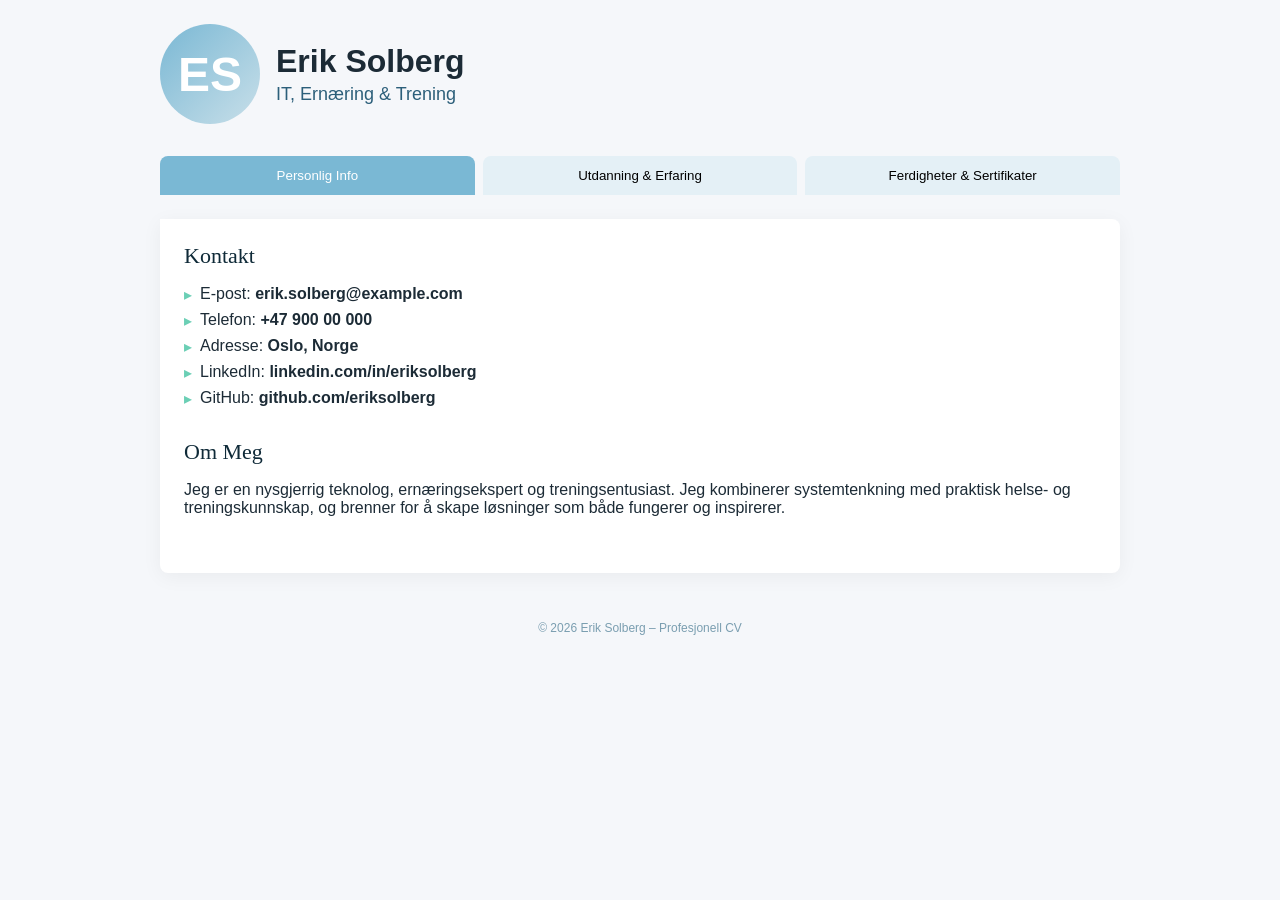
<file: cv2.html>
<!DOCTYPE html>
<html lang="no">
<head>
<meta charset="UTF-8">
<meta name="viewport" content="width=device-width, initial-scale=1.0">
<title>CV – Erik Solberg</title>
<style>
/* === GRUNNSTIL === */
body {
    font-family: 'Outfit', sans-serif;
    margin: 0;
    background: #f5f7fa;
    color: #1c2b36;
}
a { text-decoration: none; color: inherit; }
h1,h2,h3,h4,h5 { margin: 0; }
.container { max-width: 960px; margin: 0 auto; padding: 24px; }

/* === HEADER === */
header { display: flex; align-items: center; gap: 16px; margin-bottom: 32px; }
header .avatar {
    width: 100px; height: 100px; border-radius: 50%; background: linear-gradient(135deg,#7ab8d4,#c8dfe9); display: flex; align-items: center; justify-content: center; font-size: 48px; color: #fff; font-weight: bold;
}
header .name-title { display: flex; flex-direction: column; }
header .name-title h1 { font-size: 32px; }
header .name-title h2 { font-size: 18px; font-weight: 400; color: #2c5f7a; margin-top: 4px; }

/* === TAB NAV === */
.tabs { display: flex; gap: 8px; margin-bottom: 24px; }
.tab-btn { flex: 1; padding: 12px; background: #e4f0f6; border: none; border-radius: 8px 8px 0 0; font-weight: 500; cursor: pointer; transition: 0.2s; }
.tab-btn.active { background: #7ab8d4; color: #fff; }

/* === TAB PANEL === */
.tab-panel { display: none; background: #fff; padding: 24px; border-radius: 0 8px 8px 8px; box-shadow: 0 4px 20px rgba(0,0,0,0.05); }
.tab-panel.active { display: block; }

/* === SEKSJONER === */
.section { margin-bottom: 32px; }
.section h3 { font-family: 'Cormorant Garamond', serif; font-weight: 300; font-size: 22px; margin-bottom: 12px; color: #0f2a38; }

/* === LISTE STILER === */
ul { list-style: none; padding-left: 0; }
ul li { padding-left: 16px; position: relative; margin-bottom: 8px; }
ul li::before { content:'▸'; position: absolute; left: 0; color: #6bcfb5; }

/* === KOMPETANSE TAGS === */
.tags { display: flex; flex-wrap: wrap; gap: 8px; margin-top: 12px; }
.tag { padding: 4px 10px; background: rgba(107,207,181,.15); border: 1px solid rgba(107,207,181,.3); border-radius: 16px; font-size: 12px; color: #2a6b5a; }

/* === FERDIGHETER BAR === */
.skill { display: flex; align-items: center; margin-bottom: 12px; }
.skill-name { width: 120px; font-size: 13px; font-weight: 500; }
.skill-bar { flex: 1; height: 8px; background: #e4f0f6; border-radius: 4px; overflow: hidden; }
.skill-fill { height: 100%; background: linear-gradient(to right,#7ab8d4,#6bcfb5); }

/* === RESPONSIV === */
@media(max-width:600px) {
    header { flex-direction: column; align-items: center; text-align: center; }
    header .name-title h1 { font-size: 28px; }
    header .name-title h2 { font-size: 16px; }
    .skill-name { width: 90px; font-size: 12px; }
}

/* === FOOTER === */
footer { text-align:center; font-size: 12px; color: #7a9eb0; margin-top: 48px; }
</style>
</head>
<body>

<div class="container">
    <!-- HEADER -->
    <header>
        <div class="avatar">ES</div>
        <div class="name-title">
            <h1>Erik Solberg</h1>
            <h2>IT, Ernæring & Trening</h2>
        </div>
    </header>

    <!-- TAB NAV -->
    <div class="tabs">
        <button class="tab-btn active" onclick="openTab(event,'personal')">Personlig Info</button>
        <button class="tab-btn" onclick="openTab(event,'eduexp')">Utdanning & Erfaring</button>
        <button class="tab-btn" onclick="openTab(event,'skills')">Ferdigheter & Sertifikater</button>
    </div>

    <!-- TAB PANELS -->
    <div id="personal" class="tab-panel active">
        <div class="section">
            <h3>Kontakt</h3>
            <ul>
                <li>E-post: <strong>erik.solberg@example.com</strong></li>
                <li>Telefon: <strong>+47 900 00 000</strong></li>
                <li>Adresse: <strong>Oslo, Norge</strong></li>
                <li>LinkedIn: <strong>linkedin.com/in/eriksolberg</strong></li>
                <li>GitHub: <strong>github.com/eriksolberg</strong></li>
            </ul>
        </div>
        <div class="section">
            <h3>Om Meg</h3>
            <p>Jeg er en nysgjerrig teknolog, ernæringsekspert og treningsentusiast. Jeg kombinerer systemtenkning med praktisk helse- og treningskunnskap, og brenner for å skape løsninger som både fungerer og inspirerer.</p>
        </div>
    </div>

    <div id="eduexp" class="tab-panel">
        <div class="section">
            <h3>Utdanning</h3>
            <ul>
                <li>Master i Informatikk – NTNU (2013)</li>
                <li>Personlig trener sertifisering – Norges idrettshøgskole (2015)</li>
                <li>Kostholdsveileder – Universitetet i Oslo (2016)</li>
            </ul>
        </div>
        <div class="section">
            <h3>Arbeidserfaring</h3>
            <ul>
                <li>Principal Architect – Arctic Systems AS (2024–nå)</li>
                <li>Senior Backend Engineer – Fjord Digital (2022–2023)</li>
                <li>Software Engineer – Cognite AS (2019–2021)</li>
                <li>IT- og treningskonsulent (2016–2018)</li>
            </ul>
        </div>
    </div>

    <div id="skills" class="tab-panel">
        <div class="section">
            <h3>IT Ferdigheter</h3>
            <div class="skill"><div class="skill-name">TypeScript</div><div class="skill-bar"><div class="skill-fill" style="width:90%"></div></div></div>
            <div class="skill"><div class="skill-name">Python</div><div class="skill-bar"><div class="skill-fill" style="width:85%"></div></div></div>
            <div class="skill"><div class="skill-name">Go</div><div class="skill-bar"><div class="skill-fill" style="width:80%"></div></div></div>
            <div class="skill"><div class="skill-name">Cloud / AWS</div><div class="skill-bar"><div class="skill-fill" style="width:88%"></div></div></div>
        </div>
        <div class="section">
            <h3>Trening & Ernæring</h3>
            <ul>
                <li>Styrketrening – Personlig erfaring og veiledning</li>
                <li>Kostholdsplanlegging for helse og prestasjon</li>
                <li>Frisbeegolf, sykling og utholdenhetstrening</li>
            </ul>
        </div>
        <div class="section">
            <h3>Sertifikater</h3>
            <ul>
                <li>AWS Certified Solutions Architect</li>
                <li>Certified Kubernetes Administrator (CKA)</li>
                <li>Personlig trener sertifisering</li>
                <li>Kostholdsveileder</li>
            </ul>
        </div>
    </div>

    <footer>© 2026 Erik Solberg – Profesjonell CV</footer>
</div>

<script>
// Tab-funksjonalitet
function openTab(evt, tabName) {
    var i, tabpanel, tabbtns;
    tabpanel = document.getElementsByClassName("tab-panel");
    for (i = 0; i < tabpanel.length; i++) { tabpanel[i].classList.remove("active"); }
    tabbtns = document.getElementsByClassName("tab-btn");
    for (i = 0; i < tabbtns.length; i++) { tabbtns[i].classList.remove("active"); }
    document.getElementById(tabName).classList.add("active");
    evt.currentTarget.classList.add("active");
}
</script>

</body>
</html>
</file>
